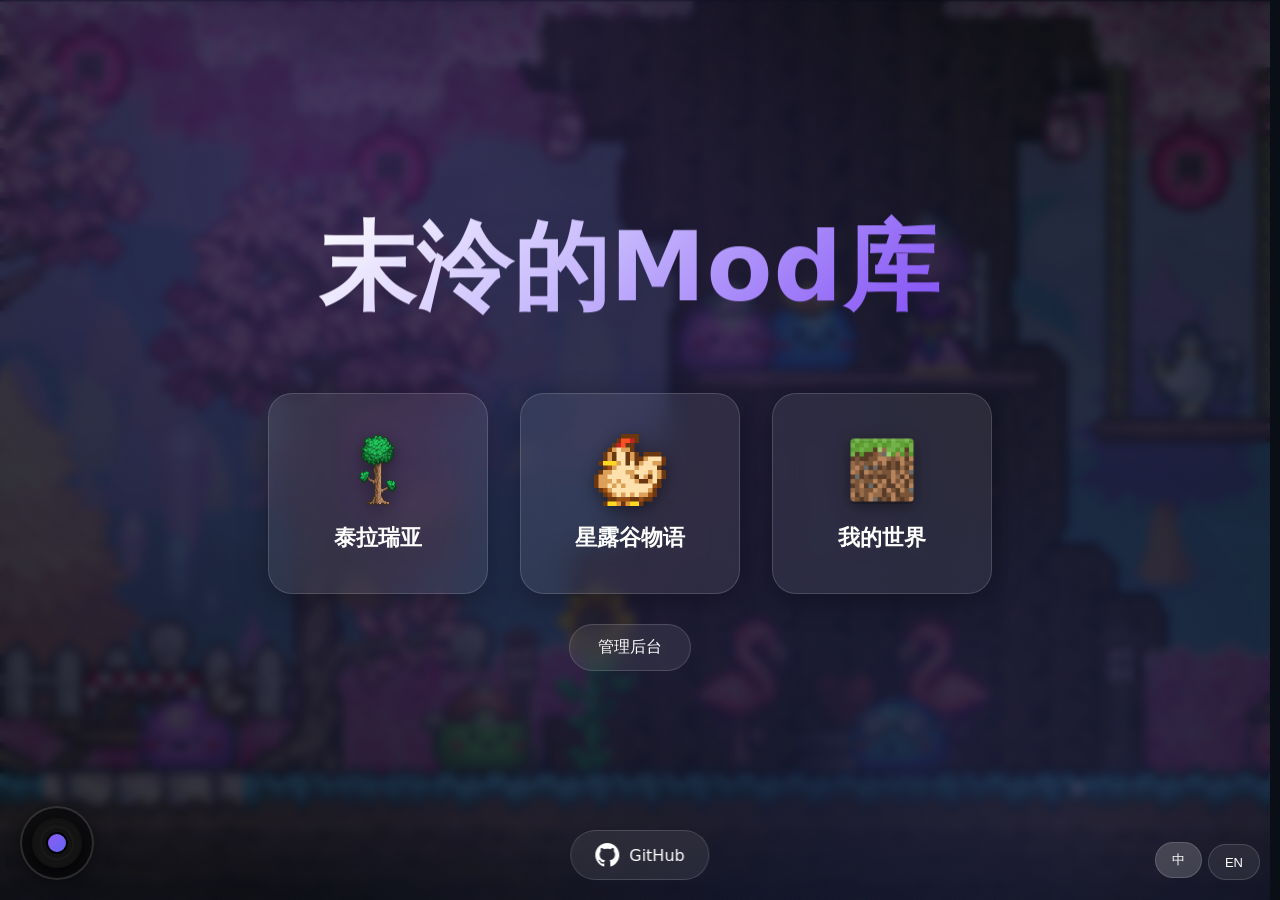
<file: index.html>
<!DOCTYPE html>
<html lang="zh-CN">
<head>
  <meta charset="UTF-8">
  <meta name="viewport" content="width=device-width, initial-scale=1.0">
  <title>末泠的Mod库</title>
  <link rel="icon" type="image/png" href="assets/web-icon.png">
  <link rel="stylesheet" href="style.css">
</head>
<body data-page="home">
<div class="bg-gif"></div><div class="bg-overlay"></div><div class="bg-glow"></div>

<div class="music-panel" onclick="toggleMusic()" title="播放/暂停音乐"><div class="vinyl" id="vinyl"></div></div>
<div class="lang-switch">
  <button onclick="setLang('zh')" class="lang-btn active">中</button>
  <button onclick="setLang('en')" class="lang-btn">EN</button>
</div>

<audio id="bgm" loop preload="auto"><source src="assets/bgm.mp3" type="audio/mpeg"></audio>

<main class="home-container">
  <h1 class="hero-title" data-i18n="title">末泠的Mod库</h1>
  <div class="game-grid">
    <a href="terraria.html" class="big-btn"><img src="assets/icon-terraria.png" class="game-icon" alt=""><span data-i18n="terraria">泰拉瑞亚</span></a>
    <a href="stardew.html" class="big-btn"><img src="assets/icon-stardew.png" class="game-icon" alt=""><span data-i18n="stardew">星露谷物语</span></a>
    <a href="minecraft.html" class="big-btn"><img src="assets/icon-minecraft.png" class="game-icon" alt=""><span data-i18n="minecraft">我的世界</span></a>
  </div>
  <a href="admin.html" class="glass-btn" data-i18n="admin">🔧 管理后台</a>
  <div class="contact-section">
    <a href="https://github.com/bilimoing/MoLingMod" target="_blank" class="github-link">
      <svg class="github-icon" viewBox="0 0 24 24" fill="currentColor">
        <path d="M12 0c-6.626 0-12 5.373-12 12 0 5.302 3.438 9.8 8.207 11.387.599.111.793-.261.793-.577v-2.234c-3.338.726-4.033-1.416-4.033-1.416-.546-1.387-1.333-1.756-1.333-1.756-1.089-.745.083-.729.083-.729 1.205.084 1.839 1.237 1.839 1.237 1.07 1.834 2.807 1.304 3.492.997.107-.775.418-1.305.762-1.604-2.665-.305-5.467-1.334-5.467-5.931 0-1.311.469-2.381 1.236-3.221-.124-.303-.535-1.524.117-3.176 0 0 1.008-.322 3.301 1.23.957-.266 1.983-.399 3.003-.404 1.02.005 2.047.138 3.006.404 2.291-1.552 3.297-1.23 3.297-1.23.653 1.653.242 2.874.118 3.176.77.84 1.235 1.911 1.235 3.221 0 4.609-2.807 5.624-5.479 5.921.43.372.823 1.102.823 2.222v3.293c0 .319.192.694.801.576 4.765-1.589 8.199-6.086 8.199-11.386 0-6.627-5.373-12-12-12z"/>
      </svg>
      <span>GitHub</span>
    </a>
  </div>
</main>
<script src="app.js?v=2"></script>
</body>
</html>
</file>
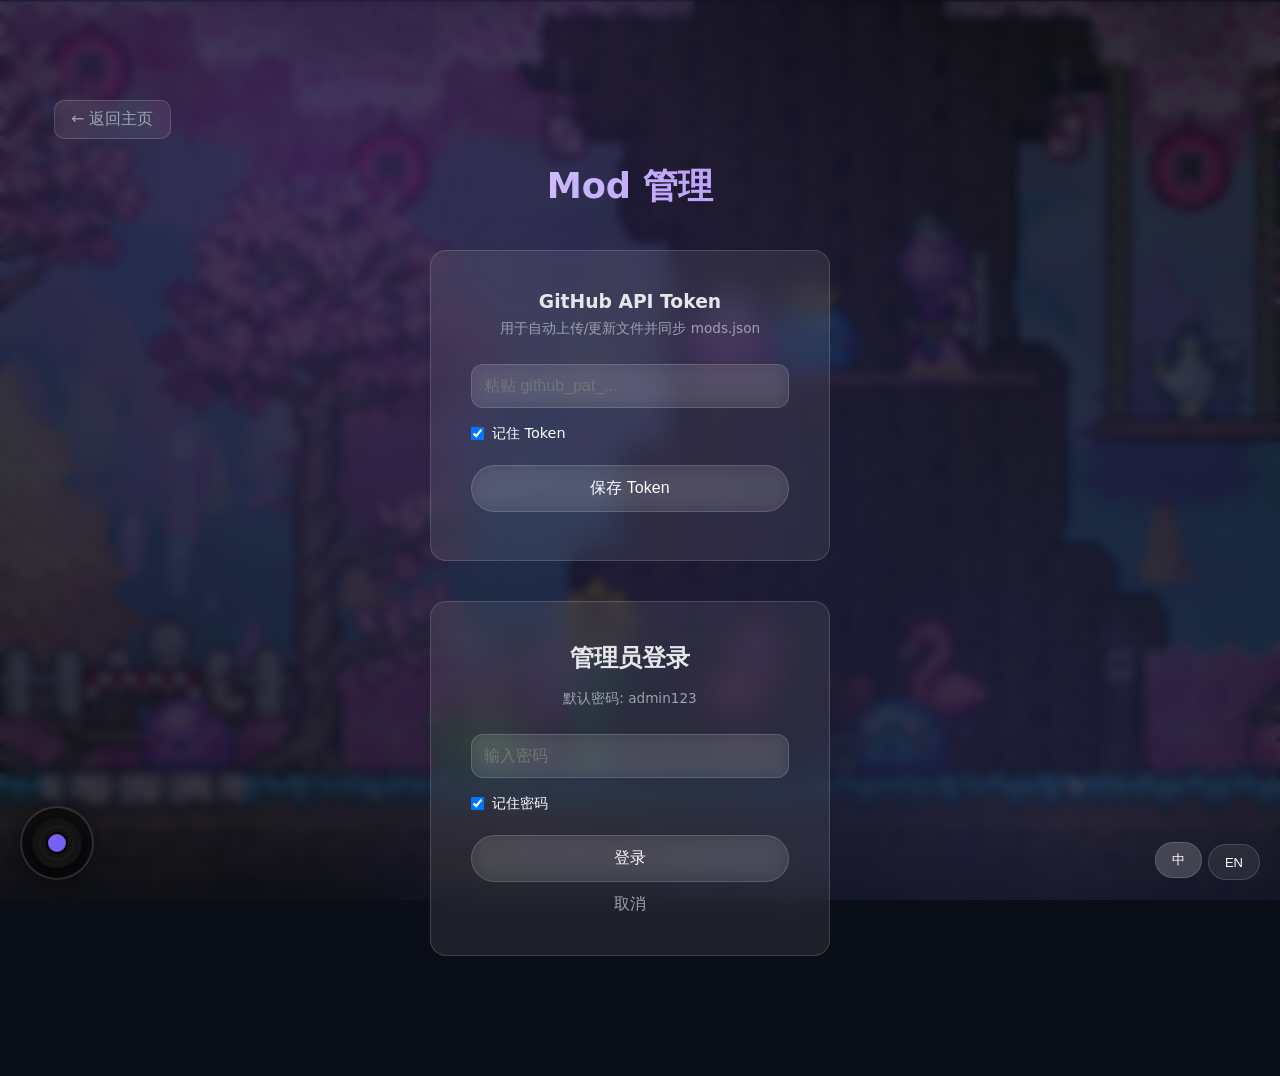
<file: admin.html>
<!DOCTYPE html>
<html lang="zh-CN">
<head>
  <meta charset="UTF-8">
  <meta name="viewport" content="width=device-width, initial-scale=1.0">
  <title>管理后台</title>
  <link rel="icon" type="image/png" href="assets/web-icon.png">
  <link rel="stylesheet" href="style.css">
</head>
<body data-page="admin">
<div class="bg-gif"></div><div class="bg-overlay"></div><div class="bg-glow"></div>
<div class="music-panel" onclick="toggleMusic()"><div class="vinyl" id="vinyl"></div></div>
<div class="lang-switch"><button onclick="setLang('zh')" class="lang-btn active">中</button><button onclick="setLang('en')" class="lang-btn">EN</button></div>
<audio id="bgm" loop preload="auto"><source src="assets/bgm.mp3" type="audio/mpeg"></audio>

<main class="page-container">
  <a href="index.html" class="back-btn">← 返回主页</a>
  <h2 class="page-title" data-i18n="admin_t">Mod 管理</h2>

  <div id="token-config" class="auth-box" style="margin-bottom:20px;">
    <h3>GitHub API Token</h3>
    <p class="hint">用于自动上传/更新文件并同步 mods.json</p>
    <label for="gh-token"></label><input type="password" id="gh-token" class="glass-input" placeholder="粘贴 github_pat_...">
    <label style="display:flex;align-items:center;margin:10px 0;color:#fff;font-size:0.9rem;cursor:pointer;" onclick="preventLabelJump(event)">
      <input type="checkbox" id="remember-token" checked style="margin-right:8px;width:auto;"> 记住 Token
    </label>
    <button class="glass-btn full" onclick="saveToken()">保存 Token</button>
    <p id="token-status" style="margin-top:8px;font-size:0.8rem;color:#4ade80;"></p>
  </div>

  <div id="auth-wrap" class="auth-box" style="display:none;">
    <h2 data-i18n="login_t">管理员登录</h2>
    <p class="hint" data-i18n="hint">默认密码: admin123</p>
    <label for="admin-pass"></label><input type="password" id="admin-pass" class="glass-input" placeholder="输入密码">
    <label style="display:flex;align-items:center;margin:10px 0;color:#fff;font-size:0.9rem;cursor:pointer;" onclick="preventLabelJump(event)">
      <input type="checkbox" id="remember-pass" checked style="margin-right:8px;width:auto;"> 记住密码
    </label>
    <button class="glass-btn full" onclick="doLogin()" data-i18n="login_b">登录</button>
    <button class="text-btn" onclick="location.href='index.html'" data-i18n="cancel">取消</button>
  </div>

  <div id="admin-panel" style="display:none;">
    <div class="admin-tabs">
      <button class="tab active" onclick="switchTab('upload')" id="tab-btn-upload">上传新 Mod</button>
      <button class="tab" onclick="switchTab('update')" id="tab-btn-update">更新已有 Mod</button>
      <button class="tab" onclick="switchTab('list')">管理列表</button>
      <button class="tab" onclick="logoutToken()" style="margin-left:auto;background:rgba(255,159,67,0.2);" data-i18n="logout_token">退出Token</button>
      <button class="tab" onclick="doLogout()" style="background:var(--dan);" data-i18n="logout">退出登录</button>
    </div>

    <div id="tab-upload" class="tab-panel active">
      <form id="mod-form" onsubmit="handleFormSubmit(event)" class="glass-card">
        <div class="fg"><label data-i18n="name">Mod名称</label><label for="f-name"></label><input id="f-name" class="glass-input" required></div>
        <div class="fg"><label data-i18n="cat">游戏分类</label><label for="f-cat"></label><select id="f-cat" class="glass-select" required><option value="terraria">泰拉瑞亚</option><option value="stardew">星露谷物语</option><option value="minecraft">我的世界</option></select></div>
        <div class="fg"><label data-i18n="ver">版本号</label><label for="f-ver"></label><input id="f-ver" class="glass-input" placeholder="1.0.0" required></div>
        <div class="fg"><label data-i18n="icon">图标</label><label class="glass-file-btn"><span id="lbl-icon">选择文件</span><input type="file" id="f-icon" accept="image/*" onchange="previewFile(this,'lbl-icon')"></label></div>
        <div class="fg"><label data-i18n="mod_file">Mod文件</label><label class="glass-file-btn"><span id="lbl-mod">选择文件</span><input type="file" id="f-mod" onchange="previewFile(this,'lbl-mod')"></label></div>
        <div class="fg"><label data-i18n="source_file">源代码</label><label class="glass-file-btn"><span id="lbl-src">选择文件</span><input type="file" id="f-src" onchange="previewFile(this,'lbl-src')"></label></div>
        <div class="fg full">
          <label data-i18n="desc">描述</label><label for="f-desc"></label><textarea id="f-desc" class="glass-input" rows="4" required></textarea>
        </div>
        <div class="fg full">
          <label><span data-i18n="screenshots">预览图</span> (最多8个，支持图片/GIF/视频)</label>
          <label class="glass-file-btn"><span id="lbl-screenshots">选择文件</span><input type="file" id="f-screenshots" accept="image/*,video/*" multiple onchange="previewScreenshots(this)"></label>
          <div id="screenshot-preview" class="screenshot-preview"></div>
        </div>
        <div class="fg full">
          <label><span data-i18n="tags">标签</span></label>
          <p style="font-size:0.8rem;color:var(--mute);margin-bottom:8px;" data-i18n="preset_tags">预制标签</p>
          <div id="preset-tags" class="tag-selector"></div>
          <div class="manual-tag-input">
            <label for="manual-tag"></label><input type="text" id="manual-tag" placeholder="输入自定义标签..." onkeypress="if(event.key==='Enter'){event.preventDefault();addManualTag();}">
            <button type="button" onclick="addManualTag()" data-i18n="add_tag">添加</button>
          </div>
          <div id="selected-tags" class="selected-tags"></div>
        </div>
        <button type="submit" id="submit-btn" class="glass-btn full"><span data-i18n="submit_upload">提交上传</span></button>
      </form>
    </div>

    <div id="tab-update" class="tab-panel">
      <div class="fg" style="margin-bottom:20px;">
        <label>选择要更新的 Mod</label>
        <label for="update-select"></label><select id="update-select" class="glass-select" onchange="loadModForUpdate(this.value)"><option value="">-- 请选择 --</option></select>
      </div>
      <form id="update-form" onsubmit="handleFormSubmit(event)" class="glass-card" style="opacity:0.6;pointer-events:none;">
        <input type="hidden" id="edit-id">
        <div class="fg"><label>Mod名称</label><label for="u-name"></label><input id="u-name" class="glass-input" required></div>
        <div class="fg"><label>游戏分类</label><label for="u-cat"></label><select id="u-cat" class="glass-select" required><option value="terraria">泰拉瑞亚</option><option value="stardew">星露谷物语</option><option value="minecraft">我的世界</option></select></div>
        <div class="fg"><label>新版本号</label><label for="u-ver"></label><input id="u-ver" class="glass-input" placeholder="2.0.0" required></div>
        <div class="fg"><label>替换图标 (留空保留)</label><label class="glass-file-btn"><span id="u-lbl-icon">不替换</span><input type="file" id="u-icon" accept="image/*" onchange="previewFile(this,'u-lbl-icon')"></label></div>
        <div class="fg"><label>替换Mod文件 (留空保留)</label><label class="glass-file-btn"><span id="u-lbl-mod">不替换</span><input type="file" id="u-mod" onchange="previewFile(this,'u-lbl-mod')"></label></div>
        <div class="fg"><label>替换源代码 (留空保留)</label><label class="glass-file-btn"><span id="u-lbl-src">不替换</span><input type="file" id="u-src" onchange="previewFile(this,'u-lbl-src')"></label></div>
        <div class="fg full"><label>更新描述</label><label for="u-desc"></label><textarea id="u-desc" class="glass-input" rows="4" required></textarea></div>
        <div class="fg full">
          <label><span data-i18n="tags">标签</span></label>
          <p style="font-size:0.8rem;color:var(--mute);margin-bottom:8px;" data-i18n="preset_tags">预制标签</p>
          <div id="update-preset-tags" class="tag-selector"></div>
          <div class="manual-tag-input">
            <label for="update-manual-tag"></label><input type="text" id="update-manual-tag" placeholder="输入自定义标签..." onkeypress="if(event.key==='Enter'){event.preventDefault();addUpdateManualTag();}">
            <button type="button" onclick="addUpdateManualTag()" data-i18n="add_tag">添加</button>
          </div>
          <div id="update-selected-tags" class="selected-tags"></div>
        </div>
        <button type="submit" id="update-btn" class="glass-btn full" disabled>提交更新</button>
      </form>
    </div>

    <div id="tab-list" class="tab-panel"><div id="mod-list" class="list-wrap"></div></div>
  </div>
</main>
<script src="app.js?v=3"></script>
</body>
</html>
</file>
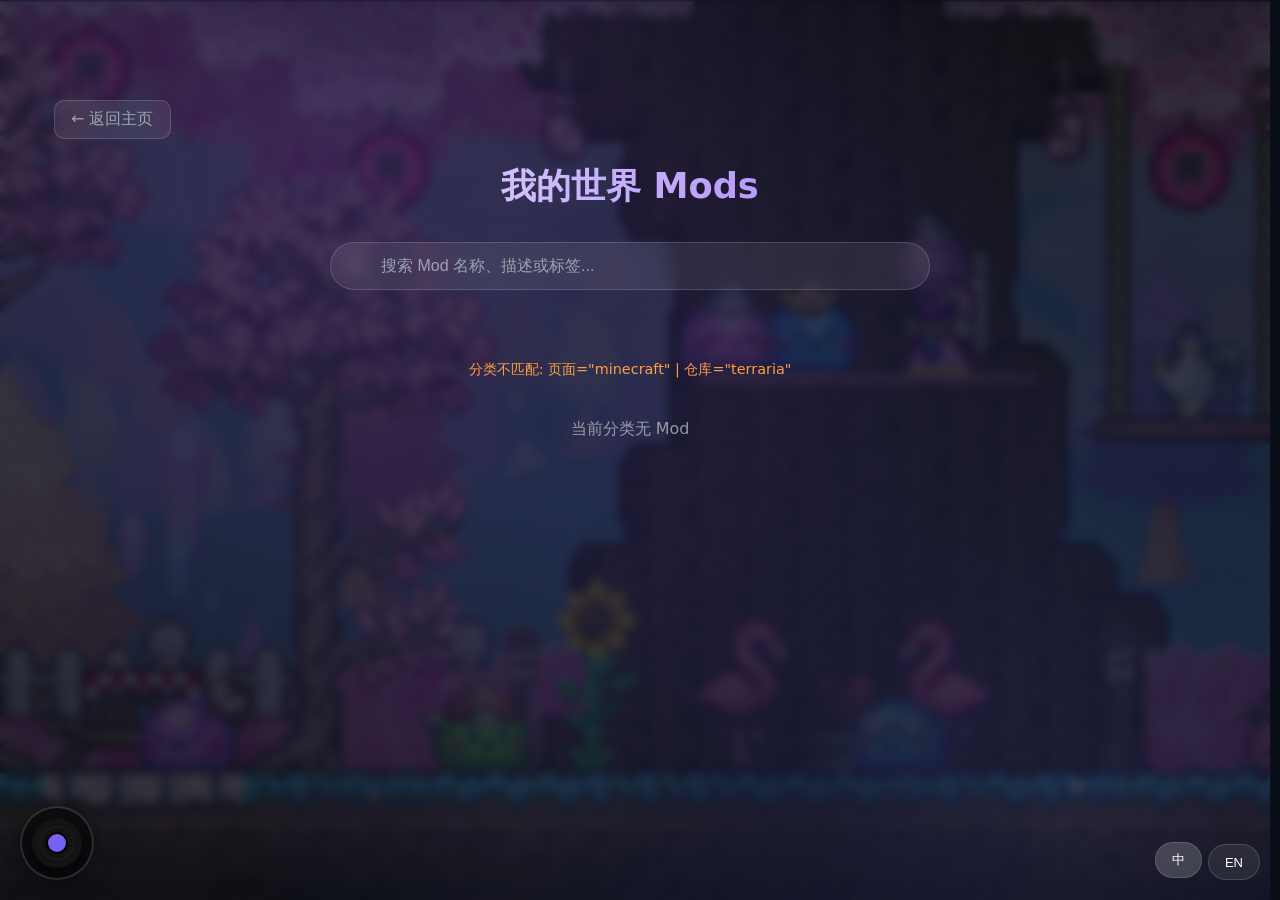
<file: minecraft.html>
<!DOCTYPE html>
<html lang="zh-CN" xmlns="">
<head>
  <meta charset="UTF-8">
  <meta name="viewport" content="width=device-width, initial-scale=1.0">
  <title>我的世界 Mods</title>
  <link rel="icon" type="image/png" href="assets/web-icon.png">
  <link rel="stylesheet" href="style.css">
</head>
<body data-page="minecraft">
<div class="bg-gif"></div><div class="bg-overlay"></div><div class="bg-glow"></div>
<div class="music-panel" onclick="toggleMusic()"><div class="vinyl" id="vinyl"></div></div>
<div class="lang-switch"><button onclick="setLang('zh')" class="lang-btn active">中</button><button onclick="setLang('en')" class="lang-btn">EN</button></div>
<audio id="bgm" loop preload="auto"><source src="assets/bgm.mp3" type="audio/mpeg"></audio>

<style>
  /* 🔑 默认隐藏 Token 输入框，由 JS 控制显示 */
  #token-config-inline { display: none !important; }
</style>

<main class="page-container">
  <a href="index.html" class="back-btn">← 返回主页</a>
  <h2 class="page-title">我的世界 Mods</h2>


  <div class="search-bar">
    <svg class="search-icon" viewBox="0 0 24 24" fill="none" stroke="currentColor" stroke-width="2">
      <circle cx="11" cy="11" r="8"></circle>
      <path d="m21 21-4.35-4.35"></path>
    </svg>
    <input type="text" class="search-input" id="search-input" data-i18n-placeholder="search_placeholder" placeholder="搜索 Mod 名称、描述或标签..." oninput="handleSearch(this.value)">
    <button class="search-clear" id="search-clear" onclick="clearSearch()">✕</button>
  </div>
  <div class="search-results-info" id="search-info"></div>

  <!-- 🔑 Token 配置区（仅用于提升 API 限制，非必需） -->
  <div id="token-config-inline" style="text-align:center;padding:15px;background:rgba(0,0,0,0.3);border-radius:10px;margin-bottom:20px;display:none;">
    <p style="color:#ff9f43;font-size:0.9rem;margin-bottom:10px;" data-i18n="token_needed">可选：输入 Token 提升加载速度</p>
    <label for="inline-gh-token"></label><input type="password" id="inline-gh-token" placeholder="粘贴 github_pat_..." style="padding:8px 12px;border-radius:6px;border:1px solid rgba(255,255,255,0.2);background:rgba(255,255,255,0.1);color:#fff;width:300px;margin-right:10px;">
    <label style="display:inline-flex;align-items:center;color:#fff;font-size:0.85rem;margin-right:10px;cursor:pointer;" onclick="preventLabelJump(event)">
      <input type="checkbox" id="inline-remember-token" checked style="margin-right:5px;width:auto;"> <span data-i18n="remember_me">记住我</span>
    </label>
    <button onclick="saveInlineToken()" class="glass-btn" style="padding:8px 16px;" data-i18n="save_token">保存</button>
  </div>

  <div id="debug-status" style="text-align:center;padding:20px;color:#ff9f43;font-size:0.9rem;"></div>
  <div class="mod-grid" id="mod-grid"></div>
</main>
<script src="app.js?v=2"></script>
<script>
  function saveInlineToken() {
    const t = document.getElementById('inline-gh-token').value.trim();
    const rememberToken = document.getElementById('inline-remember-token')?.checked;
    if(t.startsWith('github_pat_')) {
      const encrypted = encode(t);
      if(rememberToken) localStorage.setItem('gh_token_enc', encrypted);
      else sessionStorage.setItem('gh_token_session_enc', encrypted);
      state.ghToken = t;
      document.getElementById('token-config-inline').style.display = 'none';
      setStatus('Token 已保存，重新加载中...', '#4ade80');
      setTimeout(() => location.reload(), 1000);
    } else alert('Token 格式错误，必须以 github_pat_ 开头');
  }
  window.addEventListener('DOMContentLoaded', () => {
    console.log('游戏页面加载，自动获取 Mod 数据');
  });
</script>
</body>
</html>
</file>
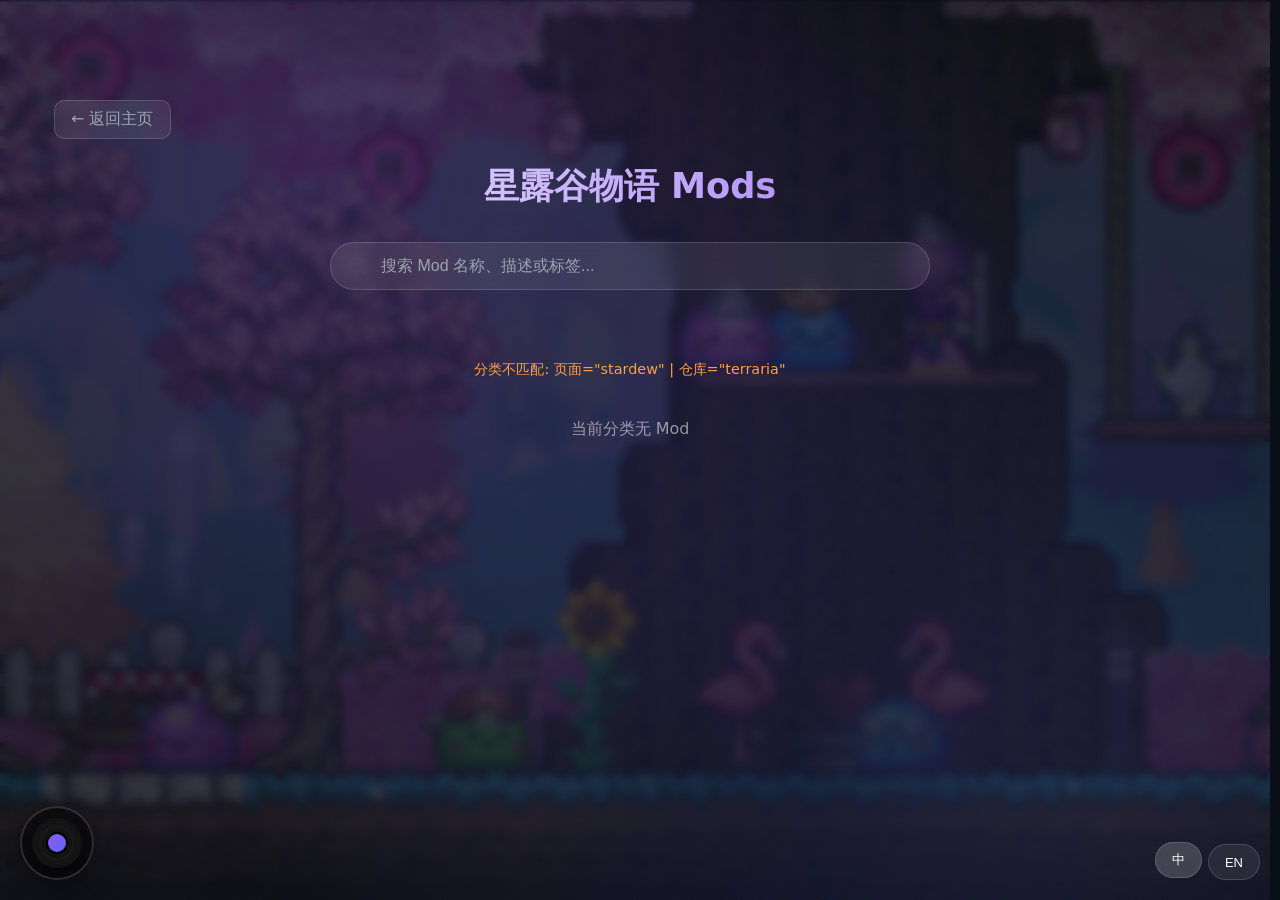
<file: stardew.html>
<!DOCTYPE html>
<html lang="zh-CN">
<head>
  <meta charset="UTF-8">
  <meta name="viewport" content="width=device-width, initial-scale=1.0">
  <title>星露谷物语 Mods</title>
  <link rel="icon" type="image/png" href="assets/web-icon.png">
  <link rel="stylesheet" href="style.css">
</head>
<body data-page="stardew">
<div class="bg-gif"></div><div class="bg-overlay"></div><div class="bg-glow"></div>
<div class="music-panel" onclick="toggleMusic()"><div class="vinyl" id="vinyl"></div></div>
<div class="lang-switch"><button onclick="setLang('zh')" class="lang-btn active">中</button><button onclick="setLang('en')" class="lang-btn">EN</button></div>
<audio id="bgm" loop preload="auto"><source src="assets/bgm.mp3" type="audio/mpeg"></audio>

<style>
  /* 🔑 默认隐藏 Token 输入框，由 JS 控制显示 */
  #token-config-inline { display: none !important; }
</style>

<main class="page-container">
  <a href="index.html" class="back-btn">← 返回主页</a>
  <h2 class="page-title">星露谷物语 Mods</h2>

  <!-- 🔍 搜索栏 -->
  <div class="search-bar">
    <svg class="search-icon" viewBox="0 0 24 24" fill="none" stroke="currentColor" stroke-width="2">
      <circle cx="11" cy="11" r="8"></circle>
      <path d="m21 21-4.35-4.35"></path>
    </svg>
    <input type="text" class="search-input" id="search-input" data-i18n-placeholder="search_placeholder" placeholder="搜索 Mod 名称、描述或标签..." oninput="handleSearch(this.value)">
    <button class="search-clear" id="search-clear" onclick="clearSearch()">✕</button>
  </div>
  <div class="search-results-info" id="search-info"></div>

  <!-- 🔑 Token 配置区（仅用于提升 API 限制，非必需） -->
  <div id="token-config-inline" style="text-align:center;padding:15px;background:rgba(0,0,0,0.3);border-radius:10px;margin-bottom:20px;display:none;">
    <p style="color:#ff9f43;font-size:0.9rem;margin-bottom:10px;" data-i18n="token_needed">可选：输入 Token 提升加载速度</p>
    <label for="inline-gh-token"></label><input type="password" id="inline-gh-token" placeholder="粘贴 github_pat_..." style="padding:8px 12px;border-radius:6px;border:1px solid rgba(255,255,255,0.2);background:rgba(255,255,255,0.1);color:#fff;width:300px;margin-right:10px;">
    <label style="display:inline-flex;align-items:center;color:#fff;font-size:0.85rem;margin-right:10px;cursor:pointer;" onclick="preventLabelJump(event)">
      <input type="checkbox" id="inline-remember-token" checked style="margin-right:5px;width:auto;"> <span data-i18n="remember_me">记住我</span>
    </label>
    <button onclick="saveInlineToken()" class="glass-btn" style="padding:8px 16px;" data-i18n="save_token">保存</button>
  </div>

  <div id="debug-status" style="text-align:center;padding:20px;color:#ff9f43;font-size:0.9rem;"></div>
  <div class="mod-grid" id="mod-grid"></div>
</main>
<script src="app.js"></script>
<script>
  function saveInlineToken() {
    const t = document.getElementById('inline-gh-token').value.trim();
    const rememberToken = document.getElementById('inline-remember-token')?.checked;
    if(t.startsWith('github_pat_')) {
      const encrypted = encode(t);
      if(rememberToken) localStorage.setItem('gh_token_enc', encrypted);
      else sessionStorage.setItem('gh_token_session_enc', encrypted);
      state.ghToken = t;
      document.getElementById('token-config-inline').style.display = 'none';
      setStatus('Token 已保存，重新加载中...', '#4ade80');
      setTimeout(() => location.reload(), 1000);
    } else alert('Token 格式错误，必须以 github_pat_ 开头');
  }
  window.addEventListener('DOMContentLoaded', () => {
    console.log('游戏页面加载，自动获取 Mod 数据');
  });
</script>
</body>
</html>
</file>
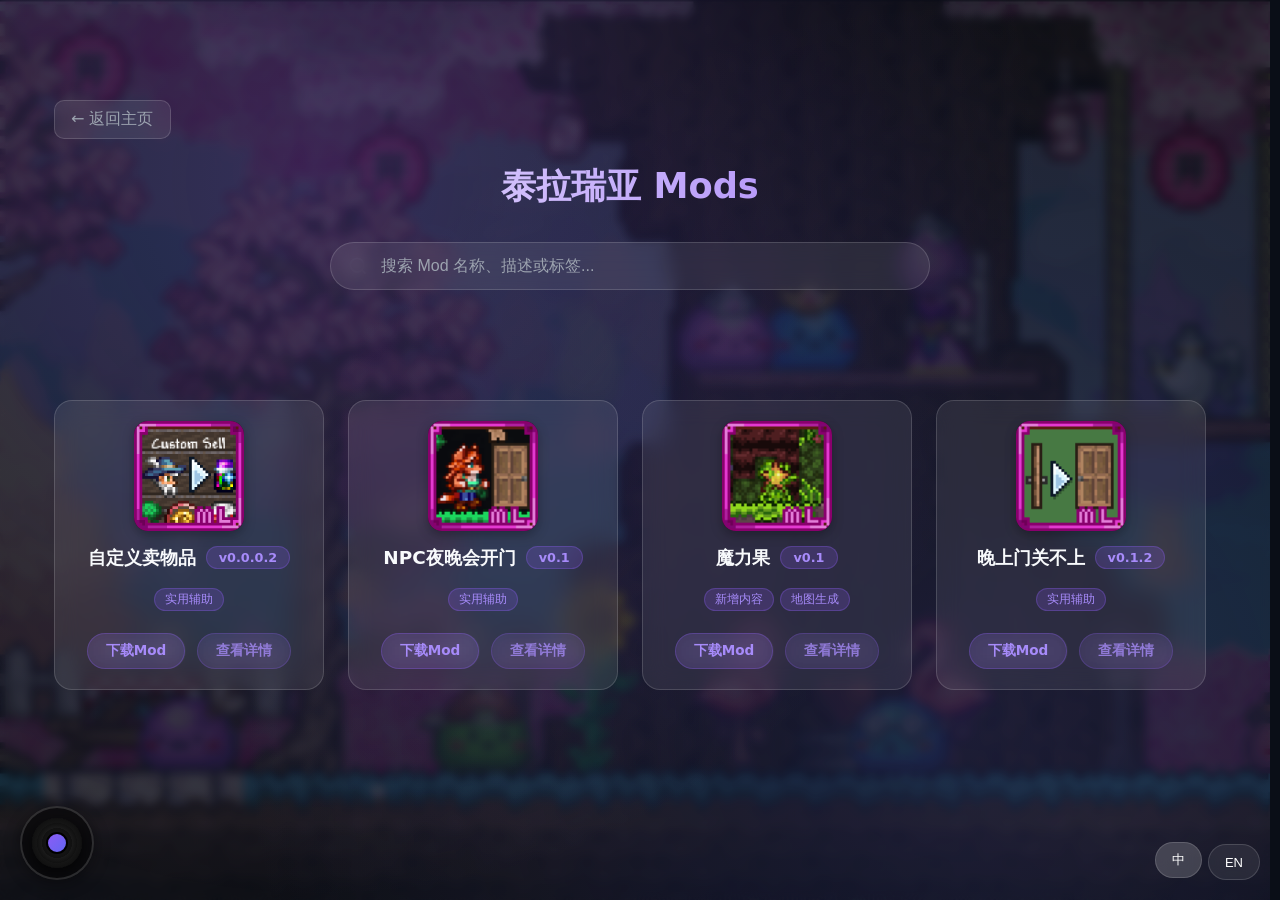
<file: terraria.html>
<!DOCTYPE html>
<html lang="zh-CN">
<head>
  <meta charset="UTF-8">
  <meta name="viewport" content="width=device-width, initial-scale=1.0">
  <title>泰拉瑞亚 Mods</title>
  <link rel="icon" type="image/png" href="assets/web-icon.png">
  <link rel="stylesheet" href="style.css">
  <style>
    /* 🔑 默认隐藏 Token 输入框，由 JS 控制显示 */
    #token-config-inline { display: none !important; }
  </style>
</head>
<body data-page="terraria">
<div class="bg-gif"></div><div class="bg-overlay"></div><div class="bg-glow"></div>

<div class="music-panel" onclick="toggleMusic()"><div class="vinyl" id="vinyl"></div></div>
<div class="lang-switch">
  <button onclick="setLang('zh')" class="lang-btn active">中</button>
  <button onclick="setLang('en')" class="lang-btn">EN</button>
</div>

<audio id="bgm" loop preload="auto"><source src="assets/bgm.mp3" type="audio/mpeg"></audio>

<main class="page-container">
  <a href="index.html" class="back-btn">← 返回主页</a>
  <h2 class="page-title">泰拉瑞亚 Mods</h2>

  <!-- 🔍 搜索栏 -->
  <div class="search-bar">
    <svg class="search-icon" viewBox="0 0 24 24" fill="none" stroke="currentColor" stroke-width="2">
      <circle cx="11" cy="11" r="8"></circle>
      <path d="m21 21-4.35-4.35"></path>
    </svg>
    <input type="text" class="search-input" id="search-input" data-i18n-placeholder="search_placeholder" placeholder="搜索 Mod 名称、描述或标签..." oninput="handleSearch(this.value)">
    <button class="search-clear" id="search-clear" onclick="clearSearch()">✕</button>
  </div>
  <div class="search-results-info" id="search-info"></div>

  <!-- 🔑 Token 配置区（仅用于提升 API 限制，非必需） -->
  <div id="token-config-inline" style="text-align:center;padding:15px;background:rgba(0,0,0,0.3);border-radius:10px;margin-bottom:20px;display:none;">
    <p style="color:#ff9f43;font-size:0.9rem;margin-bottom:10px;" data-i18n="token_needed">可选：输入 Token 提升加载速度</p>
    <label for="inline-gh-token"></label><input type="password" id="inline-gh-token" placeholder="粘贴 github_pat_..." style="padding:8px 12px;border-radius:6px;border:1px solid rgba(255,255,255,0.2);background:rgba(255,255,255,0.1);color:#fff;width:300px;margin-right:10px;">
    <label style="display:inline-flex;align-items:center;color:#fff;font-size:0.85rem;margin-right:10px;cursor:pointer;" onclick="preventLabelJump(event)">
      <input type="checkbox" id="inline-remember-token" checked style="margin-right:5px;width:auto;"> <span data-i18n="remember_me">记住我</span>
    </label>
    <button onclick="saveInlineToken()" class="glass-btn" style="padding:8px 16px;" data-i18n="save_token">保存</button>
  </div>

  <!-- 🔍 状态提示区（自动显示加载状态） -->
  <div id="debug-status" style="text-align:center;padding:20px;color:#ff9f43;font-size:0.9rem;"></div>

  <div class="mod-grid" id="mod-grid"></div>
</main>

<script src="app.js"></script>
<script>
  // 🔑 内联 Token 保存函数
  function saveInlineToken() {
    const t = document.getElementById('inline-gh-token').value.trim();
    const rememberToken = document.getElementById('inline-remember-token')?.checked;
    
    if(t.startsWith('github_pat_')) {
      const encrypted = encode(t);
      if(rememberToken) {
        localStorage.setItem('gh_token_enc', encrypted);
      } else {
        sessionStorage.setItem('gh_token_session_enc', encrypted);
      }
      state.ghToken = t;
      document.getElementById('token-config-inline').style.display = 'none';
      setStatus('Token 已保存，重新加载中...', '#4ade80');
      setTimeout(() => location.reload(), 1000);
    } else {
      alert('Token 格式错误，必须以 github_pat_ 开头');
    }
  }

  // 游戏页面不需要 Token 也能加载（CDN 公开访问）
  window.addEventListener('DOMContentLoaded', () => {
    console.log('游戏页面加载，自动获取 Mod 数据');
    // Token 输入框默认隐藏，app.js 会自动处理 loadMods 和 renderGamePage
  });
</script>
</body>
</html>
</file>
<file: style.css>
:root {
  --glass: rgba(255,255,255,0.08); --border: rgba(255,255,255,0.15); --hover: rgba(255,255,255,0.18);
  --txt: #e5e7eb; --mute: #9ca3af; --pri: #8b5cf6; --dan: #ef4444; --rad: 16px;
}
* { margin:0; padding:0; box-sizing:border-box; }
html, body { overflow-y:scroll; scrollbar-gutter:stable; scrollbar-width:thin; scrollbar-color:rgba(255,255,255,0.25) transparent; }
body { font-family: system-ui,-apple-system,sans-serif; background:#0a0e17; color:var(--txt); min-height:100vh; }

.bg-gif { position:fixed;inset:0;background:url('assets/background.gif') center/cover no-repeat;background-color:#1a1f3d;z-index:-3;opacity:0.5; }
.bg-overlay { position:fixed;inset:0;background:rgba(10,14,23,0.65);z-index:-2;backdrop-filter:blur(5px); }
.bg-glow { position:fixed;inset:0;background:radial-gradient(circle at 25% 20%,rgba(139,92,246,0.2),transparent 60%),radial-gradient(circle at 75% 80%,rgba(99,102,241,0.15),transparent 60%);z-index:-1;pointer-events:none; }

/* 左下角唱片 */
.music-panel { position:fixed;bottom:20px;left:20px;cursor:pointer;pointer-events:auto;z-index:50;background:rgba(0,0,0,0.5);border:2px solid var(--border);border-radius:50%;padding:10px;backdrop-filter:blur(8px);box-shadow:0 4px 16px rgba(0,0,0,0.4);transition:transform 0.2s; }
.music-panel:hover { transform:scale(1.1); border-color:var(--pri); }
.vinyl { width:50px;height:50px;background:radial-gradient(circle,#111 14%,#1a1a1a 15%,#111 28%,#151515 29%,#111 42%,#1a1a1a 43%,#111 56%,#151515 57%,#111 70%,#1a1a1a 71%,#111 84%,#151515 85%,#111);border-radius:50%;position:relative;box-shadow:0 4px 12px rgba(0,0,0,0.6); }
.vinyl::after { content:'';position:absolute;top:50%;left:50%;transform:translate(-50%,-50%);width:18px;height:18px;background:linear-gradient(135deg,#8b5cf6,#6366f1);border-radius:50%;border:2px solid #000; }
.vinyl.spin { animation:spin 3s linear infinite; }
@keyframes spin { to { transform:rotate(360deg); } }

/* 右下角语言 */
.lang-switch { position:fixed;bottom:20px;right:20px;display:flex;gap:6px;pointer-events:auto;z-index:50; }
.lang-btn { background:var(--glass);border:1px solid var(--border);color:#fff;padding:8px 16px;border-radius:20px;cursor:pointer;backdrop-filter:blur(8px);font-size:13px;transition:0.2s; }
.lang-btn:hover, .lang-btn.active { background:var(--hover);transform:translateY(-2px); }

/* 主页 */
.home-container { display:flex;flex-direction:column;align-items:center;justify-content:center;min-height:100vh;padding:100px 24px 120px;text-align:center; }
.hero-title { font-size:clamp(3.5rem,10vw,6rem);margin-bottom:24px;background:linear-gradient(135deg,#fff 0%,#c4b5fd 25%,#8b5cf6 50%,#6366f1 75%,#fff 100%);background-size:200% auto;-webkit-background-clip:text;-webkit-text-fill-color:transparent;animation:gradientFlow 5s ease infinite;font-weight:800;letter-spacing:1px;transform-style: preserve-3d;will-change: transform; }
@keyframes gradientFlow { 0%{background-position:0% 50%;} 50%{background-position:100% 50%;} 100%{background-position:0% 50%;} }
.game-grid { display:flex;justify-content:center;gap:32px;flex-wrap:wrap;width:100%;margin:30px 0; }
.big-btn { display:flex;flex-direction:column;align-items:center;gap:16px;background:var(--glass);border:1px solid var(--border);backdrop-filter:blur(16px);color:#fff;padding:40px 48px;border-radius:24px;transition:transform 0.15s ease-out, box-shadow 0.3s;min-width:220px;font-size:1.4rem;font-weight:700;text-decoration:none;box-shadow:0 8px 30px rgba(0,0,0,0.3);transform-style:preserve-3d;will-change:transform;position:relative;animation:neonBreath 4s ease-in-out infinite; }
@keyframes neonBreath { 0%,100%{box-shadow:0 8px 30px rgba(0,0,0,0.3), 0 0 20px rgba(139,92,246,0.15), 0 0 40px rgba(139,92,246,0.08);} 50%{box-shadow:0 8px 30px rgba(0,0,0,0.3), 0 0 30px rgba(139,92,246,0.3), 0 0 60px rgba(139,92,246,0.15);} }
.big-btn:hover { background:var(--hover);border-color:var(--pri);box-shadow:0 20px 60px rgba(139,92,246,0.4), 0 0 40px rgba(139,92,246,0.35), 0 0 80px rgba(139,92,246,0.2); }
.game-icon { width:72px;height:72px;object-fit:contain;filter:drop-shadow(0 4px 8px rgba(0,0,0,0.4)); }

/* 联系方式 */
.contact-section { position:fixed;bottom:20px;left:50%;transform:translateX(-50%);z-index:50; }
.github-link { display:inline-flex;align-items:center;gap:10px;background:var(--glass);border:1px solid var(--border);backdrop-filter:blur(10px);color:#fff;padding:12px 24px;border-radius:30px;text-decoration:none;font-size:1rem;transition:0.3s; }
.github-link:hover { background:var(--hover);transform:translateY(-3px);border-color:#fff;box-shadow:0 8px 20px rgba(255,255,255,0.15); }
.github-icon { width:24px;height:24px; }

/* 游戏页 4列网格 */
.page-container { padding:100px 24px 120px;max-width:1200px;margin:0 auto; }
.page-title { font-size:2.2rem;margin-bottom:32px;text-align:center;background:linear-gradient(90deg,#fff,var(--pri));-webkit-background-clip:text;-webkit-text-fill-color:transparent; }

/* 🔍 搜索栏样式 */
.search-bar {
  max-width:600px;
  margin:0 auto 30px;
  position:relative;
}
.search-input {
  width:100%;
  padding:14px 20px 14px 50px;
  background:var(--glass);
  border:1px solid var(--border);
  border-radius:30px;
  color:#fff;
  font-size:1rem;
  backdrop-filter:blur(10px);
  transition:0.3s;
}
.search-input:focus {
  outline:none;
  border-color:var(--pri);
  background:var(--hover);
  box-shadow:0 0 20px rgba(139,92,246,0.2);
}
.search-input::placeholder {
  color:var(--mute);
}
.search-icon {
  position:absolute;
  left:18px;
  top:50%;
  transform:translateY(-50%);
  width:20px;
  height:20px;
  opacity:0.5;
  pointer-events:none;
}
.search-clear {
  position:absolute;
  right:15px;
  top:50%;
  transform:translateY(-50%);
  background:none;
  border:none;
  color:var(--mute);
  cursor:pointer;
  font-size:1.2rem;
  padding:5px 10px;
  display:none;
  transition:0.2s;
}
.search-clear:hover {
  color:#fff;
}
.search-clear.visible {
  display:block;
}
.search-results-info {
  text-align:center;
  margin-top:15px;
  color:var(--mute);
  font-size:0.9rem;
  min-height:20px;
}
.mod-grid { display:grid;grid-template-columns:repeat(4,1fr);gap:24px;margin-top:20px;width:100%; }
@media (max-width:1024px) { .mod-grid { grid-template-columns: repeat(3, 1fr); } }
@media (max-width:768px) { .mod-grid { grid-template-columns: repeat(2, 1fr); } }
@media (max-width:480px) { .mod-grid { grid-template-columns: 1fr; } }

/* Mod 卡片布局 */
.mod-card { background:var(--glass);border:1px solid var(--border);backdrop-filter:blur(12px);border-radius:18px;padding:20px;display:flex;flex-direction:column;align-items:center;text-align:center;transition:0.3s;height:100%; }
.mod-card:hover { transform:translateY(-6px);background:var(--hover);box-shadow:0 8px 24px rgba(0,0,0,0.3); }
.mod-card img.mod-img { width:110px;height:110px;object-fit:cover;border-radius:14px;margin-bottom:14px;box-shadow:0 4px 12px rgba(0,0,0,0.3);background:#1a1a1a; }
.mod-card .mod-header { display:flex;align-items:center;gap:10px;margin-bottom:10px;justify-content:center;flex-wrap:wrap; }
.mod-card .mod-name { font-size:1.15rem;font-weight:700;margin:0;color:#f8fafc; }
.mod-card .mod-ver { background:rgba(139,92,246,0.2);color:#a78bfa;padding:3px 12px;border-radius:20px;font-size:0.8rem;font-weight:600;border:1px solid rgba(139,92,246,0.3); }
.mod-card .mod-desc { font-size:0.9rem;opacity:0.85;line-height:1.6;margin:10px 0;flex-grow:1;color:#cbd5e1;max-width:100%;word-break:break-word;display:-webkit-box;-webkit-line-clamp:2;-webkit-box-orient:vertical;overflow:hidden;text-overflow:ellipsis; }
.mod-card .mod-actions { display:flex;gap:12px;margin-top:auto;padding-top:14px;width:100%;justify-content:center; }
.mod-card .mod-actions .glass-btn { background:rgba(139,92,246,0.15);border:1px solid rgba(139,92,246,0.3);color:#a78bfa;padding:8px 18px;border-radius:20px;font-size:0.85rem;text-decoration:none;font-weight:600;transition:0.2s; }
.mod-card .mod-actions .glass-btn:hover { background:rgba(139,92,246,0.3);transform:translateY(-2px); }

/* 通用组件 */
.back-btn { display:inline-block;background:var(--glass);border:1px solid var(--border);color:var(--mute);padding:8px 16px;border-radius:10px;margin-bottom:24px;backdrop-filter:blur(8px);transition:0.2s;text-decoration:none; }
.back-btn:hover { color:#fff;background:var(--hover); }
.glass-btn { background:var(--glass);border:1px solid var(--border);backdrop-filter:blur(10px);color:#fff;padding:12px 28px;border-radius:30px;cursor:pointer;font-size:1rem;transition:0.2s;text-decoration:none;display:inline-block; }
.glass-btn:hover { background:var(--hover);transform:translateY(-2px); }
.glass-btn.full { width:100%;margin-top:12px;text-align:center; }
.text-btn { background:none;border:none;color:var(--mute);margin-top:12px;cursor:pointer;font-size:1rem; }
.text-btn:hover { color:#fff; }

/* 表单 & 后台 */
.auth-box { background:var(--glass);border:1px solid var(--border);backdrop-filter:blur(14px);border-radius:var(--rad);padding:40px;max-width:400px;margin:40px auto 0;text-align:center; }
.auth-box h2 { margin-bottom:16px; }
.hint { color:var(--mute);font-size:0.85rem;margin:8px 0 20px; }
.glass-input { width:100%;padding:12px;margin:6px 0;background:var(--glass);border:1px solid var(--border);border-radius:12px;color:#fff;font-size:1rem;backdrop-filter:blur(8px);transition:0.2s; }
.glass-input:focus { outline:none;border-color:var(--pri);background:var(--hover); }
textarea.glass-input { resize:vertical; }
.glass-select { width:100%;padding:12px;margin:6px 0;background:var(--glass);border:1px solid var(--border);border-radius:12px;color:#fff;font-size:1rem;backdrop-filter:blur(8px);appearance:none;cursor:pointer;transition:0.2s; background-image: url("image/svg+xml;charset=UTF-8,%3csvg xmlns='http://www.w3.org/2000/svg' viewBox='0 0 24 24' fill='none' stroke='%23e5e7eb' stroke-width='2' stroke-linecap='round' stroke-linejoin='round'%3e%3cpolyline points='6 9 12 15 18 9'%3e%3c/polyline%3e%3c/svg%3e"); background-repeat:no-repeat; background-position:right 12px center; background-size:16px; }
.glass-select:focus { outline:none;border-color:var(--pri); }
.glass-select option { background:#1a1e29;color:#fff; }
.glass-file-btn { display:block;width:100%;padding:12px;margin:6px 0;background:var(--glass);border:1px dashed var(--border);border-radius:12px;color:#fff;font-size:0.95rem;text-align:center;cursor:pointer;backdrop-filter:blur(8px);transition:0.2s; }
.glass-file-btn:hover { background:var(--hover);border-color:var(--pri); }
.glass-file-btn input { display:none; }

.admin-tabs { display:flex;gap:12px;margin:24px 0 20px;flex-wrap:wrap; }
.tab { background:var(--glass);border:1px solid var(--border);color:#fff;padding:10px 22px;border-radius:10px;cursor:pointer;backdrop-filter:blur(8px);transition:0.2s; }
.tab.active { background:var(--pri);border-color:var(--pri); }
.tab-panel { display:none; }
.tab-panel.active { display:block; }
.glass-card { background:var(--glass);border:1px solid var(--border);backdrop-filter:blur(14px);border-radius:var(--rad);padding:24px;display:grid;grid-template-columns:1fr 1fr;gap:16px;margin-bottom:30px; }
.fg.full { grid-column:1/-1; }
.fg label { display:block;margin-bottom:6px;font-weight:500;font-size:0.9rem; }
.list-wrap { display:flex;flex-direction:column;gap:12px; }
.m-item { display:flex;align-items:center;gap:16px;padding:14px;background:rgba(255,255,255,0.04);border-radius:14px; }
.m-item img { width:48px;height:48px;border-radius:10px; }
.m-info { flex:1; }
.del-btn { background:var(--dan);color:#fff;border:none;padding:6px 12px;border-radius:6px;cursor:pointer; }
.del-btn:hover { background:#dc2626; }

/* 标签样式 */
.mod-tags { display:flex;flex-wrap:wrap;gap:6px;justify-content:center;margin:8px 0; }
.mod-tag { background:rgba(139,92,246,0.2);color:#a78bfa;padding:2px 10px;border-radius:12px;font-size:0.75rem;font-weight:500;border:1px solid rgba(139,92,246,0.3); }

/* 详情页模态框 */
.modal-overlay { position:fixed;inset:0;background:rgba(0,0,0,0.8);backdrop-filter:blur(8px);z-index:1000;display:flex;align-items:center;justify-content:center;padding:20px; }
.modal-content { background:rgba(20,24,40,0.95);border:1px solid var(--border);border-radius:20px;max-width:800px;width:100%;max-height:90vh;overflow-y:auto;padding:30px;position:relative; }
.modal-close { position:absolute;top:15px;right:15px;background:var(--glass);border:1px solid var(--border);color:#fff;width:36px;height:36px;border-radius:50%;cursor:pointer;font-size:1.2rem;display:flex;align-items:center;justify-content:center;transition:0.2s; }
.modal-close:hover { background:var(--dan); }
.modal-title { font-size:1.8rem;margin-bottom:8px;text-align:center; }
.modal-version { text-align:center;margin-bottom:16px; }
.modal-tags { display:flex;flex-wrap:wrap;gap:8px;justify-content:center;margin-bottom:20px; }
.modal-tag { background:rgba(139,92,246,0.2);color:#a78bfa;padding:4px 14px;border-radius:16px;font-size:0.85rem;border:1px solid rgba(139,92,246,0.3); }
.modal-desc { background:rgba(255,255,255,0.05);padding:16px;border-radius:12px;margin-bottom:20px;line-height:1.8;font-size:0.95rem; }
.modal-screenshots-title { font-size:1.1rem;margin-bottom:12px;color:var(--pri); }
.screenshot-grid { display:grid;grid-template-columns:repeat(auto-fill,minmax(200px,1fr));gap:12px;margin-bottom:20px; }
.screenshot-item { width:100%;aspect-ratio:16/9;object-fit:cover;border-radius:10px;border:1px solid var(--border);cursor:pointer;transition:0.2s; }
.screenshot-item:hover { transform:scale(1.05);border-color:var(--pri); }
.modal-actions { display:flex;gap:12px;justify-content:center;padding-top:20px;border-top:1px solid var(--border); }
.modal-actions .glass-btn { padding:12px 32px;font-size:1rem; }

/* 截图上传预览 */
.screenshot-preview { display:flex;flex-wrap:wrap;gap:10px;margin-top:10px; }
.screenshot-thumb { width:80px;height:80px;object-fit:cover;border-radius:8px;border:1px solid var(--border); }
.screenshot-remove { position:absolute;top:2px;right:2px;background:var(--dan);color:#fff;width:20px;height:20px;border-radius:50%;border:none;cursor:pointer;font-size:0.7rem;display:flex;align-items:center;justify-content:center; }

/* 标签选择器 */
.tag-selector { display:flex;flex-wrap:wrap;gap:8px;margin:10px 0; }
.tag-option { background:var(--glass);border:1px solid var(--border);padding:6px 14px;border-radius:16px;cursor:pointer;font-size:0.85rem;transition:0.2s; }
.tag-option:hover { background:var(--hover); }
.tag-option.selected { background:var(--pri);border-color:var(--pri);color:#fff; }
.manual-tag-input { display:flex;gap:8px;margin-top:10px; }
.manual-tag-input input { flex:1;padding:8px 12px;background:var(--glass);border:1px solid var(--border);border-radius:8px;color:#fff;font-size:0.9rem; }
.manual-tag-input button { padding:8px 16px;background:var(--pri);border:none;border-radius:8px;color:#fff;cursor:pointer; }
.selected-tags { display:flex;flex-wrap:wrap;gap:6px;margin-top:10px; }
.selected-tag { background:rgba(139,92,246,0.3);color:#fff;padding:4px 12px;border-radius:12px;font-size:0.8rem;display:flex;align-items:center;gap:6px; }
.selected-tag button { background:none;border:none;color:#fff;cursor:pointer;font-size:1rem;padding:0 2px; }

/* 灯箱放大 */
.lightbox-overlay { position:fixed;inset:0;background:rgba(0,0,0,0.95);backdrop-filter:blur(10px);z-index:2000;display:flex;align-items:center;justify-content:center;padding:20px; }
.lightbox-content { max-width:90vw;max-height:90vh;object-fit:contain;border-radius:8px;box-shadow:0 8px 32px rgba(0,0,0,0.6); }
.lightbox-close { position:absolute;top:20px;right:20px;background:var(--glass);border:1px solid var(--border);color:#fff;width:44px;height:44px;border-radius:50%;cursor:pointer;font-size:1.5rem;display:flex;align-items:center;justify-content:center;transition:0.2s;z-index:2001; }
.lightbox-close:hover { background:var(--dan);transform:scale(1.1); }
</file>
